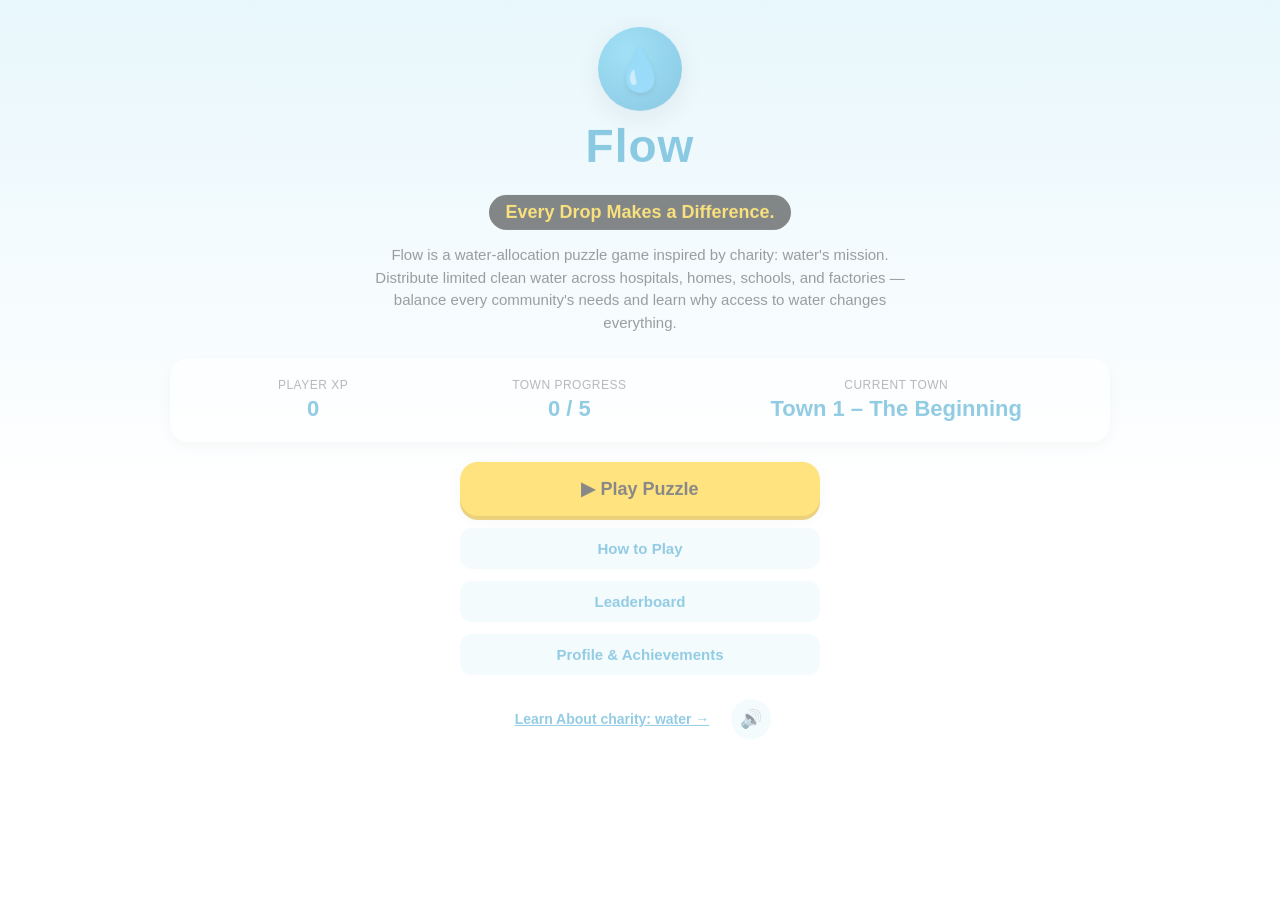
<file: index.html>
<!DOCTYPE html>
<html lang="en">
<head>
<meta charset="UTF-8" />
<meta http-equiv="refresh" content="0; url=flow-game/" />
<title>Flow — redirecting…</title>
</head>
<body>
<p>Redirecting to <a href="flow-game/">Flow</a>…</p>
</body>
</html>
</file>
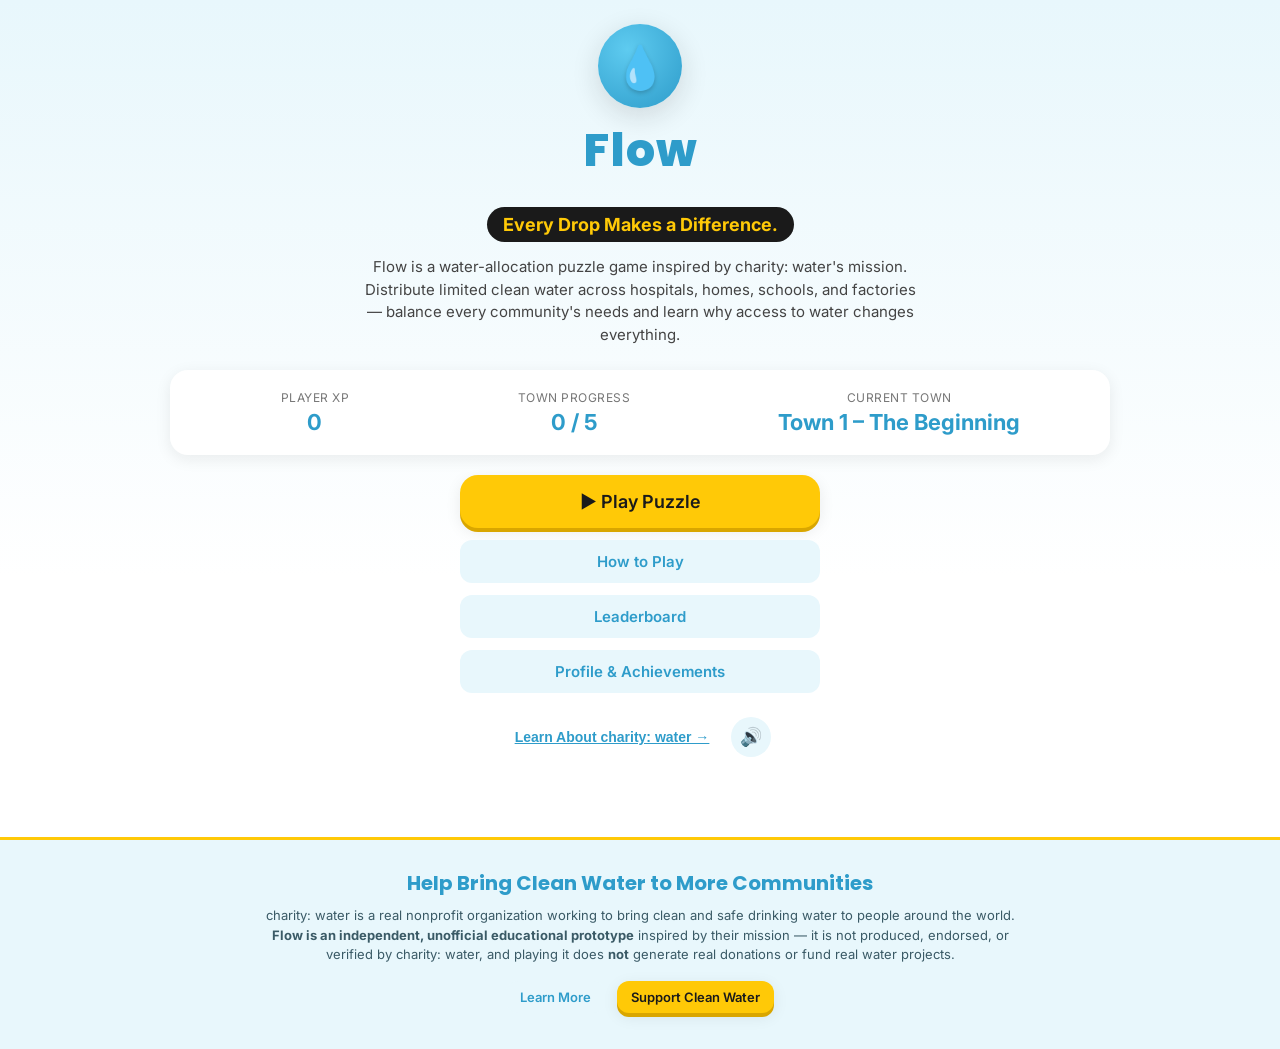
<file: flow-final/index.html>
<!DOCTYPE html>
<html lang="en">
<head>
<meta charset="UTF-8" />
<meta name="viewport" content="width=device-width, initial-scale=1.0, viewport-fit=cover" />
<title>Flow — A charity: water Game Concept</title>
<meta name="description" content="Flow: an educational water-allocation puzzle game inspired by charity: water." />
<link rel="preconnect" href="https://fonts.googleapis.com">
<link rel="preconnect" href="https://fonts.gstatic.com" crossorigin>
<link href="https://fonts.googleapis.com/css2?family=Poppins:wght@600;700;800&family=Inter:wght@400;500;600;700&display=swap" rel="stylesheet">
<link rel="stylesheet" href="style.css" />
</head>
<body>

<!-- Background ambient water animation -->
<div class="bg-water" aria-hidden="true">
  <span class="drop d1">💧</span>
  <span class="drop d2">💧</span>
  <span class="drop d3">💧</span>
  <span class="drop d4">💧</span>
  <span class="drop d5">💧</span>
</div>

<div id="app">

  <!-- ============ HOME SCREEN ============ -->
  <section id="screen-home" class="screen active">
    <div class="home-wrap">
      <header class="home-header">
        <div class="logo-badge" aria-hidden="true">
          <span class="droplet-icon">💧</span>
        </div>
        <h1 class="logo-title">Flow</h1>
        <p class="tagline">Every Drop Makes a Difference.</p>
        <p class="home-desc">
          Flow is a water-allocation puzzle game inspired by charity: water's mission.
          Distribute limited clean water across hospitals, homes, schools, and factories —
          balance every community's needs and learn why access to water changes everything.
        </p>
      </header>

      <div class="home-stats card">
        <div class="stat">
          <span class="stat-label">Player XP</span>
          <span class="stat-value" id="home-xp">0</span>
        </div>
        <div class="stat">
          <span class="stat-label">Town Progress</span>
          <span class="stat-value" id="home-town-progress">0 / 5</span>
        </div>
        <div class="stat">
          <span class="stat-label">Current Town</span>
          <span class="stat-value" id="home-town-name">The Beginning</span>
        </div>
      </div>

      <div class="home-actions">
        <button id="btn-play" class="btn btn-primary btn-lg">▶ Play Puzzle</button>
        <button id="btn-howto" class="btn btn-secondary">How to Play</button>
        <button id="btn-leaderboard" class="btn btn-secondary">Leaderboard</button>
        <button id="btn-profile" class="btn btn-secondary">Profile &amp; Achievements</button>
      </div>

      <div class="home-footer">
        <button id="btn-learn" class="link-btn">Learn About charity: water →</button>
        <button id="btn-sound" class="icon-toggle" aria-pressed="true" title="Toggle sound">🔊</button>
      </div>
    </div>
  </section>

  <!-- ============ HOW TO PLAY ============ -->
  <section id="screen-tutorial" class="screen">
    <div class="panel-wrap">
      <h2 class="screen-title">How to Play</h2>
      <ol class="tutorial-steps">
        <li>
          <span class="step-num">1</span>
          <div><strong>Limited supply.</strong> Each town has a limited amount of clean water available.</div>
        </li>
        <li>
          <span class="step-num">2</span>
          <div><strong>Every building needs water.</strong> Hospitals, homes, schools, and factories each have a required demand.</div>
        </li>
        <li>
          <span class="step-num">3</span>
          <div><strong>Allocate it.</strong> Use the sliders or the +/- buttons to send water to each building.</div>
        </li>
        <li>
          <span class="step-num">4</span>
          <div><strong>Satisfy as many as you can.</strong> A building is "fully satisfied" only when it gets at least its full demand.</div>
        </li>
        <li>
          <span class="step-num">5</span>
          <div><strong>Submit.</strong> Submit your distribution to calculate your efficiency score.</div>
        </li>
        <li>
          <span class="step-num">6</span>
          <div><strong>Earn XP &amp; unlock more.</strong> Earn XP based on your result and unlock new puzzles and towns.</div>
        </li>
      </ol>
      <div class="tutorial-actions">
        <button id="btn-tutorial-play" class="btn btn-primary btn-lg">Start Playing</button>
        <button id="btn-tutorial-back" class="btn btn-secondary">Back to Home</button>
      </div>
    </div>
  </section>

  <!-- ============ DIFFICULTY SELECT ============ -->
  <section id="screen-difficulty" class="screen">
    <div class="panel-wrap">
      <h2 class="screen-title">Choose Your Difficulty</h2>
      <p class="difficulty-sub">
        Pick how challenging this round will be. You can change it anytime from the puzzle screen —
        your choice never blocks you from clearing a puzzle.
      </p>
      <div class="difficulty-grid" id="difficulty-grid"><!-- cards injected by JS --></div>
      <div class="tutorial-actions">
        <button id="btn-difficulty-confirm" class="btn btn-primary btn-lg">Start Puzzle →</button>
        <button id="btn-difficulty-back" class="btn btn-secondary">Back to Home</button>
      </div>
    </div>
  </section>

  <!-- ============ MAIN PUZZLE SCREEN ============ -->
  <section id="screen-puzzle" class="screen">
    <div class="puzzle-wrap">

      <div class="puzzle-topbar card">
        <button id="btn-puzzle-home" class="btn btn-ghost btn-sm">← Home</button>
        <div class="topbar-info">
          <div class="topbar-title" id="puzzle-title">Town 1 – Puzzle 1</div>
          <div class="topbar-sub" id="puzzle-subtitle"></div>
        </div>
        <div class="topbar-stats">
          <div class="mini-stat"><span class="mini-label">XP</span><span class="mini-value" id="puzzle-xp">0</span></div>
          <div class="mini-stat"><span class="mini-label">Efficiency</span><span class="mini-value" id="puzzle-efficiency-preview">0%</span></div>
          <div class="mini-stat hidden" id="puzzle-timer-wrap"><span class="mini-label">Time Left</span><span class="mini-value" id="puzzle-timer">90s</span></div>
        </div>
        <button id="btn-change-difficulty" class="btn btn-ghost btn-sm" title="Change difficulty">🎚 <span id="puzzle-difficulty-label">Normal</span></button>
        <button id="btn-puzzle-sound" class="icon-toggle" aria-pressed="true" title="Toggle sound">🔊</button>
      </div>

      <div id="leakage-banner" class="leakage-banner hidden">
        ⚠️ <strong>Pipe Leakage!</strong>
        <span id="leakage-text"></span>
      </div>

      <div class="water-supply-bar card">
        <div class="supply-row">
          <span>Total Water Available</span>
          <strong id="supply-total">0 L</strong>
        </div>
        <div class="supply-row">
          <span>Total Water Demand</span>
          <strong id="supply-demand">0 L</strong>
        </div>
        <div class="supply-row remaining-row">
          <span>Water Remaining to Allocate</span>
          <strong id="supply-remaining">0 L</strong>
        </div>
        <div class="remaining-track"><div class="remaining-fill" id="remaining-fill"></div></div>
        <div class="best-possible-note hidden" id="best-possible-note"></div>
      </div>

      <div class="town-grid" id="town-grid">
        <!-- building cards injected by JS -->
      </div>

      <div class="puzzle-footer">
        <button id="btn-reset-allocation" class="btn btn-secondary">↺ Reset Allocation</button>
        <button id="btn-submit" class="btn btn-primary btn-lg">Submit Distribution</button>
      </div>
    </div>
  </section>

  <!-- ============ LEADERBOARD ============ -->
  <section id="screen-leaderboard" class="screen">
    <div class="panel-wrap">
      <h2 class="screen-title">Leaderboard</h2>
      <p class="leaderboard-note">📍 Local / demo leaderboard — stored on this device only. Not synced across devices.</p>

      <div class="name-edit card">
        <label for="player-name-input">Your display name</label>
        <div class="name-edit-row">
          <input type="text" id="player-name-input" maxlength="18" placeholder="Enter your name" />
          <button id="btn-save-name" class="btn btn-secondary btn-sm">Save</button>
        </div>
      </div>

      <table class="leaderboard-table" id="leaderboard-table">
        <thead>
          <tr><th>Rank</th><th>Player</th><th>XP</th><th>Town</th><th>Puzzles Completed</th></tr>
        </thead>
        <tbody id="leaderboard-body"></tbody>
      </table>

      <button id="btn-leaderboard-back" class="btn btn-secondary">Back to Home</button>
    </div>
  </section>

  <!-- ============ RESULTS OVERLAY ============ -->
  <div id="overlay-results" class="overlay hidden">
    <div class="overlay-card results-card">
      <div class="result-icon" id="result-icon">✅</div>
      <h2 class="result-title" id="result-title">Success!</h2>
      <p class="result-message" id="result-message"></p>

      <div class="result-efficiency">
        <div class="eff-ring-wrap">
          <div class="eff-ring" id="eff-ring">
            <span id="eff-ring-value">0%</span>
          </div>
        </div>
        <div class="result-zones" id="result-zones"></div>
      </div>

      <div class="result-summary-counts" id="result-summary-counts"></div>

      <div class="xp-award">
        <span>XP Earned</span>
        <span class="xp-award-value" id="xp-award-value">+0</span>
      </div>
      <div class="xp-note" id="xp-note"></div>
      <div class="xp-total-row">Total XP: <strong id="result-total-xp">0</strong></div>

      <div class="fact-box" id="result-fact"></div>

      <div class="result-actions">
        <button id="btn-retry" class="btn btn-secondary">↺ Retry Puzzle</button>
        <button id="btn-continue" class="btn btn-primary">Continue →</button>
        <button id="btn-result-home" class="btn btn-ghost">Back to Home</button>
      </div>
    </div>
  </div>

  <!-- ============ TOWN COMPLETE OVERLAY ============ -->
  <div id="overlay-town-complete" class="overlay hidden">
    <div class="overlay-card town-complete-card">
      <div class="town-complete-icon">🏆</div>
      <h2>Town Complete!</h2>
      <p id="town-complete-impact" class="impact-text"></p>
      <div class="town-complete-stats">
        <div><span id="town-complete-xp">0</span><small>Total XP Earned</small></div>
        <div><span id="town-complete-puzzles">5</span><small>Puzzles Completed</small></div>
      </div>
      <p class="impact-disclaimer">Impact figures are illustrative simulated estimates for this prototype, not verified real-world outcomes.</p>
      <div class="result-actions">
        <button id="btn-next-town" class="btn btn-primary">Next Town →</button>
        <button id="btn-learn-more-town" class="btn btn-secondary">Learn More</button>
        <button id="btn-town-complete-home" class="btn btn-ghost">Back to Home</button>
      </div>
    </div>
  </div>

  <!-- ============ LEARN MORE OVERLAY ============ -->
  <div id="overlay-learn" class="overlay hidden">
    <div class="overlay-card learn-card">
      <button class="overlay-close" data-close="overlay-learn">✕</button>
      <h2>About charity: water</h2>
      <p>
        charity: water is a real nonprofit organization working to bring clean and safe drinking water
        to people around the world. Access to clean water affects health, education, and economic
        opportunity for entire communities.
      </p>
      <p>
        <strong>Flow is an independent, unofficial educational prototype</strong> created to raise awareness
        of water-access issues. It is not produced, endorsed, or verified by charity: water, and gameplay
        does not generate real donations or fund real projects.
      </p>
      <p>
        To learn more or support real water projects, visit the official site:
      </p>
      <a href="https://www.charitywater.org/" target="_blank" rel="noopener noreferrer" class="btn btn-primary">
        Visit charitywater.org →
      </a>
    </div>
  </div>

  <!-- ============ PROFILE / ACHIEVEMENTS OVERLAY ============ -->
  <div id="overlay-profile" class="overlay hidden">
    <div class="overlay-card profile-card">
      <button class="overlay-close" data-close="overlay-profile">✕</button>
      <h2>Player Profile</h2>
      <div class="profile-stats" id="profile-stats"></div>

      <h3>Achievements</h3>
      <div class="achievements-grid" id="achievements-grid"></div>

      <h3>Milestones</h3>
      <div class="milestones-panel" id="milestones-panel"></div>

      <div class="profile-settings">
        <button id="btn-toggle-sound-profile" class="btn btn-secondary btn-sm">Sound: On</button>
        <button id="btn-reset-game" class="btn btn-danger btn-sm">Reset Game Progress</button>
      </div>
    </div>
  </div>

  <!-- Reset confirmation -->
  <div id="overlay-confirm-reset" class="overlay hidden">
    <div class="overlay-card confirm-card">
      <h2>Reset all progress?</h2>
      <p>This will permanently erase your XP, puzzle progress, achievements, and leaderboard score on this device. This cannot be undone.</p>
      <div class="result-actions">
        <button id="btn-confirm-reset" class="btn btn-danger">Yes, Reset Everything</button>
        <button id="btn-cancel-reset" class="btn btn-secondary">Cancel</button>
      </div>
    </div>
  </div>

  <!-- XP toast popup -->
  <div id="xp-toast" class="xp-toast hidden">+0 XP</div>

  <!-- Milestone toast popup -->
  <div id="milestone-toast" class="xp-toast milestone-toast hidden"></div>

  <!-- Confetti layer -->
  <div id="confetti-layer" class="confetti-layer" aria-hidden="true"></div>

  <!-- ============ CHARITY: WATER FOOTER (persistent) ============ -->
  <footer class="site-footer" id="site-footer">
    <div class="footer-inner">
      <h3 class="footer-heading">Help Bring Clean Water to More Communities</h3>
      <p class="footer-desc">
        charity: water is a real nonprofit organization working to bring clean and safe drinking water to people
        around the world. <strong>Flow is an independent, unofficial educational prototype</strong> inspired by their
        mission — it is not produced, endorsed, or verified by charity: water, and playing it does
        <strong>not</strong> generate real donations or fund real water projects.
      </p>
      <div class="footer-links">
        <a href="https://www.charitywater.org/" target="_blank" rel="noopener noreferrer" class="btn btn-secondary btn-sm">Learn More</a>
        <a href="https://www.charitywater.org/donate" target="_blank" rel="noopener noreferrer" class="btn btn-primary btn-sm">Support Clean Water</a>
      </div>
    </div>
  </footer>

</div>

<script src="script.js"></script>
</body>
</html>
</file>
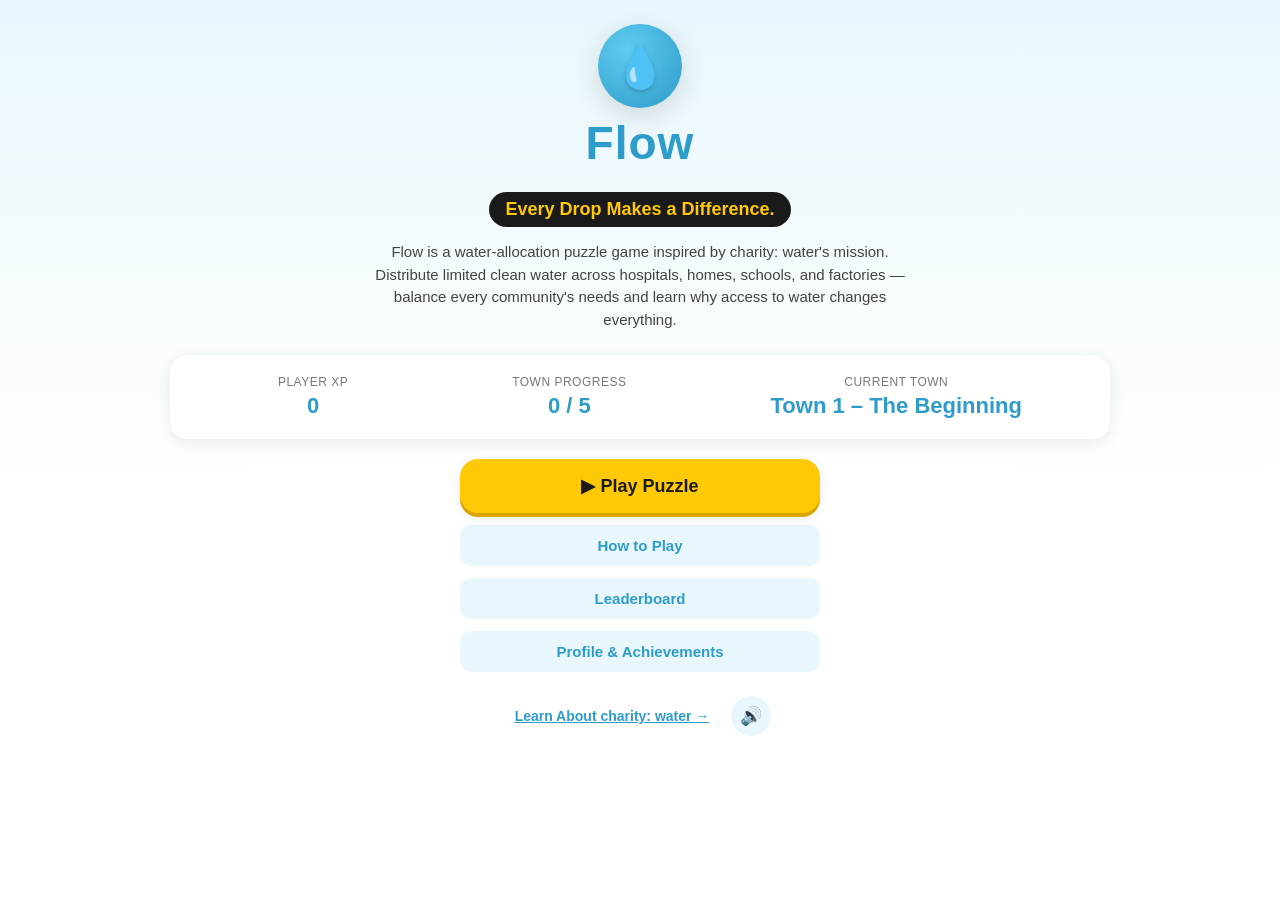
<file: flow-game/index.html>
<!DOCTYPE html>
<html lang="en">
<head>
<meta charset="UTF-8" />
<meta name="viewport" content="width=device-width, initial-scale=1.0, viewport-fit=cover" />
<title>Flow — A charity: water Game Concept</title>
<meta name="description" content="Flow: an educational water-allocation puzzle game inspired by charity: water." />
<link rel="stylesheet" href="style.css" />
</head>
<body>

<!-- Background ambient water animation -->
<div class="bg-water" aria-hidden="true">
  <span class="drop d1">💧</span>
  <span class="drop d2">💧</span>
  <span class="drop d3">💧</span>
  <span class="drop d4">💧</span>
  <span class="drop d5">💧</span>
</div>

<div id="app">

  <!-- ============ HOME SCREEN ============ -->
  <section id="screen-home" class="screen active">
    <div class="home-wrap">
      <header class="home-header">
        <div class="logo-badge" aria-hidden="true">
          <span class="droplet-icon">💧</span>
        </div>
        <h1 class="logo-title">Flow</h1>
        <p class="tagline">Every Drop Makes a Difference.</p>
        <p class="home-desc">
          Flow is a water-allocation puzzle game inspired by charity: water's mission.
          Distribute limited clean water across hospitals, homes, schools, and factories —
          balance every community's needs and learn why access to water changes everything.
        </p>
      </header>

      <div class="home-stats card">
        <div class="stat">
          <span class="stat-label">Player XP</span>
          <span class="stat-value" id="home-xp">0</span>
        </div>
        <div class="stat">
          <span class="stat-label">Town Progress</span>
          <span class="stat-value" id="home-town-progress">0 / 5</span>
        </div>
        <div class="stat">
          <span class="stat-label">Current Town</span>
          <span class="stat-value" id="home-town-name">The Beginning</span>
        </div>
      </div>

      <div class="home-actions">
        <button id="btn-play" class="btn btn-primary btn-lg">▶ Play Puzzle</button>
        <button id="btn-howto" class="btn btn-secondary">How to Play</button>
        <button id="btn-leaderboard" class="btn btn-secondary">Leaderboard</button>
        <button id="btn-profile" class="btn btn-secondary">Profile &amp; Achievements</button>
      </div>

      <div class="home-footer">
        <button id="btn-learn" class="link-btn">Learn About charity: water →</button>
        <button id="btn-sound" class="icon-toggle" aria-pressed="true" title="Toggle sound">🔊</button>
      </div>
    </div>
  </section>

  <!-- ============ HOW TO PLAY ============ -->
  <section id="screen-tutorial" class="screen">
    <div class="panel-wrap">
      <h2 class="screen-title">How to Play</h2>
      <ol class="tutorial-steps">
        <li>
          <span class="step-num">1</span>
          <div><strong>Limited supply.</strong> Each town has a limited amount of clean water available.</div>
        </li>
        <li>
          <span class="step-num">2</span>
          <div><strong>Every building needs water.</strong> Hospitals, homes, schools, and factories each have a required demand.</div>
        </li>
        <li>
          <span class="step-num">3</span>
          <div><strong>Allocate it.</strong> Use the sliders or the +/- buttons to send water to each building.</div>
        </li>
        <li>
          <span class="step-num">4</span>
          <div><strong>Satisfy as many as you can.</strong> A building is "fully satisfied" only when it gets at least its full demand.</div>
        </li>
        <li>
          <span class="step-num">5</span>
          <div><strong>Submit.</strong> Submit your distribution to calculate your efficiency score.</div>
        </li>
        <li>
          <span class="step-num">6</span>
          <div><strong>Earn XP &amp; unlock more.</strong> Earn XP based on your result and unlock new puzzles and towns.</div>
        </li>
      </ol>
      <div class="tutorial-actions">
        <button id="btn-tutorial-play" class="btn btn-primary btn-lg">Start Playing</button>
        <button id="btn-tutorial-back" class="btn btn-secondary">Back to Home</button>
      </div>
    </div>
  </section>

  <!-- ============ MAIN PUZZLE SCREEN ============ -->
  <section id="screen-puzzle" class="screen">
    <div class="puzzle-wrap">

      <div class="puzzle-topbar card">
        <button id="btn-puzzle-home" class="btn btn-ghost btn-sm">← Home</button>
        <div class="topbar-info">
          <div class="topbar-title" id="puzzle-title">Town 1 – Puzzle 1</div>
          <div class="topbar-sub" id="puzzle-subtitle"></div>
        </div>
        <div class="topbar-stats">
          <div class="mini-stat"><span class="mini-label">XP</span><span class="mini-value" id="puzzle-xp">0</span></div>
          <div class="mini-stat"><span class="mini-label">Efficiency</span><span class="mini-value" id="puzzle-efficiency-preview">0%</span></div>
        </div>
        <button id="btn-puzzle-sound" class="icon-toggle" aria-pressed="true" title="Toggle sound">🔊</button>
      </div>

      <div id="leakage-banner" class="leakage-banner hidden">
        ⚠️ <strong>Pipe Leakage!</strong>
        <span id="leakage-text"></span>
      </div>

      <div class="water-supply-bar card">
        <div class="supply-row">
          <span>Total Water Available</span>
          <strong id="supply-total">0 L</strong>
        </div>
        <div class="supply-row">
          <span>Total Water Demand</span>
          <strong id="supply-demand">0 L</strong>
        </div>
        <div class="supply-row remaining-row">
          <span>Water Remaining to Allocate</span>
          <strong id="supply-remaining">0 L</strong>
        </div>
        <div class="remaining-track"><div class="remaining-fill" id="remaining-fill"></div></div>
        <div class="best-possible-note hidden" id="best-possible-note"></div>
      </div>

      <div class="town-grid" id="town-grid">
        <!-- building cards injected by JS -->
      </div>

      <div class="puzzle-footer">
        <button id="btn-reset-allocation" class="btn btn-secondary">↺ Reset Allocation</button>
        <button id="btn-submit" class="btn btn-primary btn-lg">Submit Distribution</button>
      </div>
    </div>
  </section>

  <!-- ============ LEADERBOARD ============ -->
  <section id="screen-leaderboard" class="screen">
    <div class="panel-wrap">
      <h2 class="screen-title">Leaderboard</h2>
      <p class="leaderboard-note">📍 Local / demo leaderboard — stored on this device only. Not synced across devices.</p>

      <div class="name-edit card">
        <label for="player-name-input">Your display name</label>
        <div class="name-edit-row">
          <input type="text" id="player-name-input" maxlength="18" placeholder="Enter your name" />
          <button id="btn-save-name" class="btn btn-secondary btn-sm">Save</button>
        </div>
      </div>

      <table class="leaderboard-table" id="leaderboard-table">
        <thead>
          <tr><th>Rank</th><th>Player</th><th>XP</th><th>Town</th><th>Puzzles Completed</th></tr>
        </thead>
        <tbody id="leaderboard-body"></tbody>
      </table>

      <button id="btn-leaderboard-back" class="btn btn-secondary">Back to Home</button>
    </div>
  </section>

  <!-- ============ RESULTS OVERLAY ============ -->
  <div id="overlay-results" class="overlay hidden">
    <div class="overlay-card results-card">
      <div class="result-icon" id="result-icon">✅</div>
      <h2 class="result-title" id="result-title">Success!</h2>
      <p class="result-message" id="result-message"></p>

      <div class="result-efficiency">
        <div class="eff-ring-wrap">
          <div class="eff-ring" id="eff-ring">
            <span id="eff-ring-value">0%</span>
          </div>
        </div>
        <div class="result-zones" id="result-zones"></div>
      </div>

      <div class="xp-award">
        <span>XP Earned</span>
        <span class="xp-award-value" id="xp-award-value">+0</span>
      </div>
      <div class="xp-note" id="xp-note"></div>

      <div class="fact-box" id="result-fact"></div>

      <div class="result-actions">
        <button id="btn-retry" class="btn btn-secondary">↺ Retry Puzzle</button>
        <button id="btn-continue" class="btn btn-primary">Continue →</button>
        <button id="btn-result-home" class="btn btn-ghost">Back to Home</button>
      </div>
    </div>
  </div>

  <!-- ============ TOWN COMPLETE OVERLAY ============ -->
  <div id="overlay-town-complete" class="overlay hidden">
    <div class="overlay-card town-complete-card">
      <div class="town-complete-icon">🏆</div>
      <h2>Town Complete!</h2>
      <p id="town-complete-impact" class="impact-text"></p>
      <div class="town-complete-stats">
        <div><span id="town-complete-xp">0</span><small>Total XP Earned</small></div>
        <div><span id="town-complete-puzzles">5</span><small>Puzzles Completed</small></div>
      </div>
      <p class="impact-disclaimer">Impact figures are illustrative simulated estimates for this prototype, not verified real-world outcomes.</p>
      <div class="result-actions">
        <button id="btn-next-town" class="btn btn-primary">Next Town →</button>
        <button id="btn-learn-more-town" class="btn btn-secondary">Learn More</button>
        <button id="btn-town-complete-home" class="btn btn-ghost">Back to Home</button>
      </div>
    </div>
  </div>

  <!-- ============ LEARN MORE OVERLAY ============ -->
  <div id="overlay-learn" class="overlay hidden">
    <div class="overlay-card learn-card">
      <button class="overlay-close" data-close="overlay-learn">✕</button>
      <h2>About charity: water</h2>
      <p>
        charity: water is a real nonprofit organization working to bring clean and safe drinking water
        to people around the world. Access to clean water affects health, education, and economic
        opportunity for entire communities.
      </p>
      <p>
        <strong>Flow is an independent, unofficial educational prototype</strong> created to raise awareness
        of water-access issues. It is not produced, endorsed, or verified by charity: water, and gameplay
        does not generate real donations or fund real projects.
      </p>
      <p>
        To learn more or support real water projects, visit the official site:
      </p>
      <a href="https://www.charitywater.org/" target="_blank" rel="noopener noreferrer" class="btn btn-primary">
        Visit charitywater.org →
      </a>
    </div>
  </div>

  <!-- ============ PROFILE / ACHIEVEMENTS OVERLAY ============ -->
  <div id="overlay-profile" class="overlay hidden">
    <div class="overlay-card profile-card">
      <button class="overlay-close" data-close="overlay-profile">✕</button>
      <h2>Player Profile</h2>
      <div class="profile-stats" id="profile-stats"></div>

      <h3>Achievements</h3>
      <div class="achievements-grid" id="achievements-grid"></div>

      <div class="profile-settings">
        <button id="btn-toggle-sound-profile" class="btn btn-secondary btn-sm">Sound: On</button>
        <button id="btn-reset-game" class="btn btn-danger btn-sm">Reset Game Progress</button>
      </div>
    </div>
  </div>

  <!-- Reset confirmation -->
  <div id="overlay-confirm-reset" class="overlay hidden">
    <div class="overlay-card confirm-card">
      <h2>Reset all progress?</h2>
      <p>This will permanently erase your XP, puzzle progress, achievements, and leaderboard score on this device. This cannot be undone.</p>
      <div class="result-actions">
        <button id="btn-confirm-reset" class="btn btn-danger">Yes, Reset Everything</button>
        <button id="btn-cancel-reset" class="btn btn-secondary">Cancel</button>
      </div>
    </div>
  </div>

  <!-- XP toast popup -->
  <div id="xp-toast" class="xp-toast hidden">+0 XP</div>

  <!-- Confetti layer -->
  <div id="confetti-layer" class="confetti-layer" aria-hidden="true"></div>

</div>

<script src="script.js"></script>
</body>
</html>
</file>
<file: flow-final/style.css>
/* =========================================================
   FLOW — charity: water inspired puzzle game
   Stylesheet
   ========================================================= */

:root {
  --yellow: #FFC907;
  --charcoal: #1A1A1A;
  --blue: #2E9CCA;
  --light-blue: #E8F7FC;
  --white: #FFFFFF;
  --success: #35A853;
  --warning: #F4A340;
  --error: #D94B4B;

  --radius-lg: 18px;
  --radius-md: 12px;
  --radius-sm: 8px;
  --shadow-card: 0 4px 16px rgba(26, 26, 26, 0.08);
  --shadow-lift: 0 8px 28px rgba(26, 26, 26, 0.14);
  --transition: 180ms ease;

  --font-heading: "Poppins", "Segoe UI", -apple-system, BlinkMacSystemFont, "Helvetica Neue", Arial, sans-serif;
  --font-body: "Inter", "Segoe UI", -apple-system, BlinkMacSystemFont, "Helvetica Neue", Arial, sans-serif;
}

* { box-sizing: border-box; }

html, body {
  margin: 0;
  padding: 0;
  font-family: var(--font-body);
  background: linear-gradient(180deg, var(--light-blue) 0%, #ffffff 55%);
  color: var(--charcoal);
  min-height: 100vh;
  overflow-x: hidden;
}

h1, h2, h3,
.logo-title, .screen-title, .topbar-title, .result-title,
.building-name, .footer-heading, .town-complete-card h2,
.learn-card h2, .profile-card h2, .confirm-card h2 {
  font-family: var(--font-heading);
}

#app {
  position: relative;
  z-index: 2;
  min-height: 100vh;
}

h1, h2, h3 { margin: 0 0 0.4em 0; }
p { line-height: 1.5; }

/* ---------- Background ambient water ---------- */
.bg-water {
  position: fixed;
  inset: 0;
  z-index: 0;
  overflow: hidden;
  pointer-events: none;
}
.bg-water .drop {
  position: absolute;
  top: -10%;
  font-size: 28px;
  opacity: 0.18;
  animation: fall 14s linear infinite;
}
.d1 { left: 8%;  animation-delay: 0s;  font-size: 22px; }
.d2 { left: 24%; animation-delay: 3s;  font-size: 34px; }
.d3 { left: 48%; animation-delay: 6s;  font-size: 20px; }
.d4 { left: 70%; animation-delay: 1.5s; font-size: 30px; }
.d5 { left: 88%; animation-delay: 8s;  font-size: 24px; }

@keyframes fall {
  0%   { transform: translateY(-10vh) translateX(0); }
  100% { transform: translateY(110vh) translateX(20px); }
}

@media (prefers-reduced-motion: reduce) {
  .bg-water { display: none; }
  * { animation-duration: 0.01ms !important; animation-iteration-count: 1 !important; transition-duration: 0.01ms !important; }
}

/* ---------- Layout wraps ---------- */
.home-wrap, .panel-wrap, .puzzle-wrap {
  max-width: 980px;
  margin: 0 auto;
  padding: 24px 20px 60px;
}

.screen { display: none; }
.screen.active { display: block; animation: fadeIn 220ms ease; }

@keyframes fadeIn {
  from { opacity: 0; transform: translateY(6px); }
  to   { opacity: 1; transform: translateY(0); }
}

/* ---------- Card base ---------- */
.card {
  background: var(--white);
  border-radius: var(--radius-lg);
  box-shadow: var(--shadow-card);
  padding: 20px;
}

/* ---------- Buttons ---------- */
.btn {
  font-family: inherit;
  font-size: 15px;
  font-weight: 600;
  border: none;
  border-radius: var(--radius-md);
  padding: 12px 22px;
  cursor: pointer;
  transition: transform var(--transition), box-shadow var(--transition), background var(--transition);
  touch-action: manipulation;
}
.btn:active { transform: scale(0.97); }
.btn:focus-visible { outline: 3px solid var(--blue); outline-offset: 2px; }

.btn-primary {
  background: var(--yellow);
  color: var(--charcoal);
  box-shadow: 0 4px 0 #d9a600, var(--shadow-card);
}
.btn-primary:hover { box-shadow: 0 5px 10px rgba(255, 201, 7, 0.45); }

.btn-lg { padding: 16px 32px; font-size: 18px; border-radius: var(--radius-lg); }

.btn-secondary {
  background: var(--light-blue);
  color: var(--blue);
}
.btn-secondary:hover { background: #d7f0fa; }

.btn-ghost {
  background: transparent;
  color: var(--charcoal);
  opacity: 0.7;
}
.btn-ghost:hover { opacity: 1; }

.btn-danger {
  background: var(--error);
  color: var(--white);
}

.btn-sm { padding: 8px 14px; font-size: 13px; }

.btn:disabled { opacity: 0.45; cursor: not-allowed; transform: none; }

.link-btn {
  background: none;
  border: none;
  color: var(--blue);
  font-weight: 600;
  cursor: pointer;
  font-size: 14px;
  text-decoration: underline;
}

.icon-toggle {
  background: var(--light-blue);
  border: none;
  border-radius: 50%;
  width: 40px;
  height: 40px;
  font-size: 18px;
  cursor: pointer;
}
.icon-toggle[aria-pressed="false"] { opacity: 0.4; }

/* ========================================================
   HOME SCREEN
   ======================================================== */
.home-header { text-align: center; margin-bottom: 24px; }

.logo-badge {
  width: 84px; height: 84px;
  margin: 0 auto 8px;
  border-radius: 50%;
  background: radial-gradient(circle at 35% 30%, #5ecbf0, var(--blue));
  display: flex; align-items: center; justify-content: center;
  box-shadow: var(--shadow-lift);
  animation: bob 3s ease-in-out infinite;
}
.droplet-icon { font-size: 42px; filter: drop-shadow(0 2px 2px rgba(0,0,0,0.2)); }

@keyframes bob {
  0%, 100% { transform: translateY(0); }
  50% { transform: translateY(-8px); }
}

.logo-title {
  font-size: 46px;
  font-weight: 800;
  color: var(--blue);
  letter-spacing: 1px;
}

.tagline {
  font-size: 18px;
  font-weight: 700;
  color: var(--yellow);
  background: var(--charcoal);
  display: inline-block;
  padding: 4px 16px;
  border-radius: 20px;
  margin: 4px 0 14px;
}

.home-desc {
  max-width: 560px;
  margin: 0 auto;
  color: #444;
  font-size: 15px;
}

.home-stats {
  display: flex;
  justify-content: space-around;
  text-align: center;
  gap: 8px;
  margin-bottom: 20px;
  flex-wrap: wrap;
}
.stat { display: flex; flex-direction: column; gap: 4px; min-width: 110px; }
.stat-label { font-size: 12px; color: #777; text-transform: uppercase; letter-spacing: 0.5px; }
.stat-value { font-size: 22px; font-weight: 700; color: var(--blue); }

.home-actions {
  display: flex;
  flex-direction: column;
  gap: 12px;
  align-items: stretch;
  max-width: 360px;
  margin: 0 auto;
}

.home-footer {
  display: flex;
  justify-content: center;
  align-items: center;
  gap: 16px;
  margin-top: 24px;
}

/* ========================================================
   TUTORIAL
   ======================================================== */
.screen-title { text-align: center; color: var(--blue); font-size: 28px; }

.tutorial-steps {
  list-style: none;
  padding: 0;
  margin: 24px 0;
  display: flex;
  flex-direction: column;
  gap: 14px;
}
.tutorial-steps li {
  display: flex;
  gap: 14px;
  align-items: flex-start;
  background: var(--white);
  border-radius: var(--radius-md);
  box-shadow: var(--shadow-card);
  padding: 14px 16px;
}
.step-num {
  flex-shrink: 0;
  width: 32px; height: 32px;
  border-radius: 50%;
  background: var(--blue);
  color: white;
  display: flex; align-items: center; justify-content: center;
  font-weight: 700;
}
.tutorial-actions {
  display: flex;
  gap: 12px;
  justify-content: center;
  flex-wrap: wrap;
}

/* ========================================================
   PUZZLE SCREEN
   ======================================================== */
.puzzle-topbar {
  display: flex;
  align-items: center;
  gap: 16px;
  flex-wrap: wrap;
  margin-bottom: 16px;
}
.topbar-info { flex: 1; min-width: 160px; }
.topbar-title { font-weight: 800; color: var(--blue); font-size: 18px; }
.topbar-sub { font-size: 12px; color: #777; }
.topbar-stats { display: flex; gap: 18px; }
.mini-stat { display: flex; flex-direction: column; align-items: center; }
.mini-label { font-size: 10px; text-transform: uppercase; color: #999; }
.mini-value { font-weight: 700; color: var(--charcoal); font-size: 16px; }

.leakage-banner {
  background: #fff3e2;
  border: 1px solid var(--warning);
  color: #8a5a10;
  border-radius: var(--radius-md);
  padding: 10px 16px;
  margin-bottom: 16px;
  font-size: 14px;
}
.leakage-banner.hidden { display: none; }
.leakage-banner.leakage-banner-waived { background: #eaf7fd; border-color: var(--blue); color: #1a5a74; }

#puzzle-timer-wrap.hidden { display: none; }
#puzzle-timer-wrap .mini-value { transition: color var(--transition); }
#puzzle-timer-wrap.timer-warning .mini-value {
  color: var(--error);
  animation: timerPulse 1s ease-in-out infinite;
}
@keyframes timerPulse {
  0%, 100% { opacity: 1; }
  50% { opacity: 0.45; }
}

.water-supply-bar { margin-bottom: 18px; }
.supply-row {
  display: flex;
  justify-content: space-between;
  font-size: 14px;
  padding: 4px 0;
}
.remaining-row strong { color: var(--blue); font-size: 17px; }
.remaining-track {
  height: 10px;
  border-radius: 6px;
  background: #eef6fa;
  overflow: hidden;
  margin-top: 8px;
}
.remaining-fill {
  height: 100%;
  background: linear-gradient(90deg, var(--blue), #5ecbf0);
  width: 100%;
  transition: width 220ms ease, background 220ms ease;
}
.best-possible-note {
  margin-top: 10px;
  font-size: 13px;
  color: #8a5a10;
  background: #fff8ec;
  border-radius: var(--radius-sm);
  padding: 8px 10px;
}
.best-possible-note.hidden { display: none; }

.town-grid {
  display: grid;
  grid-template-columns: repeat(2, 1fr);
  gap: 16px;
  margin-bottom: 20px;
}

.building-card {
  background: var(--white);
  border-radius: var(--radius-lg);
  box-shadow: var(--shadow-card);
  padding: 16px;
  border: 2px solid transparent;
  transition: border-color var(--transition), box-shadow var(--transition);
  position: relative;
}
.building-card.state-full { border-color: var(--success); }
.building-card.state-partial { border-color: var(--blue); }
.building-card.state-empty { border-color: var(--error); }

.building-card .critical-tag {
  position: absolute;
  top: -10px;
  right: 12px;
  background: var(--error);
  color: white;
  font-size: 11px;
  font-weight: 700;
  padding: 3px 8px;
  border-radius: 10px;
}

.building-header {
  display: flex;
  align-items: center;
  gap: 10px;
  margin-bottom: 10px;
}
.building-icon-wrap {
  width: 48px; height: 48px;
  border-radius: 50%;
  display: flex; align-items: center; justify-content: center;
  font-size: 26px;
  background: var(--light-blue);
  transition: background var(--transition), filter var(--transition);
}
.building-card.state-full .building-icon-wrap { background: #d9f3e2; filter: brightness(1.08); }
.building-card.state-empty .building-icon-wrap { background: #fbe3e3; }

.building-name { font-weight: 700; font-size: 16px; }
.building-demand { font-size: 12px; color: #777; }

.status-badge {
  margin-left: auto;
  font-size: 11px;
  font-weight: 700;
  padding: 4px 10px;
  border-radius: 12px;
  white-space: nowrap;
}
.state-full .status-badge { background: #d9f3e2; color: var(--success); }
.state-partial .status-badge { background: #dbf0fa; color: var(--blue); }
.state-empty .status-badge { background: #fbe3e3; color: var(--error); }

.building-progress-track {
  height: 14px;
  border-radius: 8px;
  background: #eef2f3;
  overflow: hidden;
  margin: 10px 0 6px;
  position: relative;
}
.building-progress-fill {
  height: 100%;
  border-radius: 8px;
  background: var(--blue);
  width: 0%;
  transition: width 260ms ease, background 260ms ease;
}
.state-full .building-progress-fill { background: var(--success); }
.state-partial .building-progress-fill { background: var(--blue); }
.state-empty .building-progress-fill { background: var(--error); }

/* ---- Interactive water pipe (reservoir -> building) ---- */
.pipe-connector {
  height: 16px;
  border-radius: 8px;
  background: #e4edf0;
  overflow: hidden;
  margin: 2px 0 10px;
  position: relative;
  border: 1px solid #d6e4e8;
}
.pipe-fill {
  height: 100%;
  width: 0%;
  border-radius: 8px;
  background: linear-gradient(90deg, var(--blue), #5ecbf0);
  transition: width 260ms ease, background 260ms ease;
}
.state-full .pipe-fill { background: linear-gradient(90deg, var(--success), #6fd98c); }
.state-empty .pipe-fill { width: 0% !important; }
.pipe-fill.pipe-flowing {
  background-image: linear-gradient(90deg, var(--blue), #5ecbf0),
    repeating-linear-gradient(135deg, rgba(255,255,255,0.35) 0 8px, transparent 8px 16px);
  background-size: 100% 100%, 28px 28px;
  animation: pipeFlow 900ms linear infinite;
}
@keyframes pipeFlow {
  0% { background-position: 0 0, 0 0; }
  100% { background-position: 0 0, 28px 0; }
}
.pipe-label {
  font-size: 10px;
  color: #888;
  text-transform: uppercase;
  letter-spacing: 0.5px;
  margin-bottom: 2px;
  display: block;
}

/* ---- Dynamic water droplet FX ---- */
.water-droplet-fx {
  position: absolute;
  left: 4px;
  top: -2px;
  font-size: 16px;
  pointer-events: none;
  animation: dropletTravel 650ms ease-in forwards;
  z-index: 5;
}
@keyframes dropletTravel {
  0%   { left: 2%; opacity: 0; transform: scale(0.6); }
  15%  { opacity: 1; transform: scale(1); }
  100% { left: 96%; opacity: 0; transform: scale(0.8); }
}

.allocation-readout {
  display: flex;
  justify-content: space-between;
  font-size: 13px;
  margin-bottom: 8px;
  color: #555;
}
.allocation-readout strong { color: var(--charcoal); }

.allocation-controls {
  display: flex;
  align-items: center;
  gap: 8px;
}
.alloc-btn {
  width: 34px; height: 34px;
  border-radius: 50%;
  border: none;
  background: var(--light-blue);
  color: var(--blue);
  font-size: 18px;
  font-weight: 700;
  cursor: pointer;
  flex-shrink: 0;
}
.alloc-btn:active { transform: scale(0.92); }
.alloc-btn:disabled { opacity: 0.35; cursor: not-allowed; }

input[type="range"].alloc-slider {
  flex: 1;
  height: 8px;
  -webkit-appearance: none;
  appearance: none;
  background: #e4edf0;
  border-radius: 6px;
  outline: none;
}
input[type="range"].alloc-slider::-webkit-slider-thumb {
  -webkit-appearance: none;
  width: 24px; height: 24px;
  border-radius: 50%;
  background: var(--blue);
  cursor: pointer;
  border: 3px solid white;
  box-shadow: 0 1px 4px rgba(0,0,0,0.3);
}
input[type="range"].alloc-slider::-moz-range-thumb {
  width: 24px; height: 24px;
  border-radius: 50%;
  background: var(--blue);
  cursor: pointer;
  border: 3px solid white;
}

.puzzle-footer {
  display: flex;
  justify-content: center;
  gap: 14px;
  flex-wrap: wrap;
  margin-top: 8px;
}

/* ========================================================
   OVERLAYS / MODALS
   ======================================================== */
.overlay {
  position: fixed;
  inset: 0;
  background: rgba(26, 26, 26, 0.55);
  display: flex;
  align-items: center;
  justify-content: center;
  z-index: 100;
  padding: 16px;
}
.overlay.hidden { display: none; }

.overlay-card {
  background: var(--white);
  border-radius: var(--radius-lg);
  box-shadow: var(--shadow-lift);
  padding: 28px;
  max-width: 480px;
  width: 100%;
  max-height: 88vh;
  overflow-y: auto;
  text-align: center;
  position: relative;
  animation: popIn 220ms ease;
}
@keyframes popIn {
  from { opacity: 0; transform: scale(0.92) translateY(10px); }
  to   { opacity: 1; transform: scale(1) translateY(0); }
}

.overlay-close {
  position: absolute;
  top: 12px; right: 12px;
  background: var(--light-blue);
  border: none;
  border-radius: 50%;
  width: 32px; height: 32px;
  cursor: pointer;
}

.learn-card, .profile-card { text-align: left; }
.learn-card .btn { display: inline-block; margin-top: 8px; text-decoration: none; }

/* ---- Results overlay ---- */
.result-icon { font-size: 56px; }
.result-title { font-size: 26px; }
.result-message { color: #555; }

.result-efficiency {
  display: flex;
  align-items: center;
  gap: 18px;
  justify-content: center;
  margin: 16px 0;
  flex-wrap: wrap;
}
.eff-ring {
  width: 92px; height: 92px;
  border-radius: 50%;
  background: conic-gradient(var(--blue) 0deg, var(--light-blue) 0deg);
  display: flex; align-items: center; justify-content: center;
  font-weight: 800;
  font-size: 18px;
  transition: background 500ms ease;
}
.eff-ring span { background: white; width: 68px; height: 68px; border-radius: 50%; display: flex; align-items: center; justify-content: center; }

.result-zones { text-align: left; font-size: 13px; display: flex; flex-direction: column; gap: 4px; }
.result-zones .zone-row { display: flex; gap: 6px; align-items: center; }

.xp-award {
  display: flex;
  justify-content: center;
  gap: 8px;
  align-items: baseline;
  font-size: 15px;
  margin: 10px 0 2px;
}
.xp-award-value {
  font-size: 26px;
  font-weight: 800;
  color: var(--success);
  animation: popScale 420ms ease;
}
@keyframes popScale {
  0% { transform: scale(0.4); opacity: 0; }
  60% { transform: scale(1.15); opacity: 1; }
  100% { transform: scale(1); }
}
.xp-note { font-size: 12px; color: #888; margin-bottom: 10px; }

.fact-box {
  background: var(--light-blue);
  border-radius: var(--radius-md);
  padding: 12px 14px;
  font-size: 13px;
  color: #1a5a74;
  text-align: left;
  margin-bottom: 16px;
}

.result-actions {
  display: flex;
  gap: 10px;
  justify-content: center;
  flex-wrap: wrap;
}

/* result state color variants */
.result-success .result-icon { color: var(--success); }
.result-success .result-title { color: var(--success); }
.result-partial .result-icon { color: var(--warning); }
.result-partial .result-title { color: var(--warning); }
.result-failure .result-icon { color: var(--error); }
.result-failure .result-title { color: var(--error); }

/* ---- Town complete ---- */
.town-complete-icon { font-size: 50px; }
.impact-text { font-size: 15px; color: #444; }
.town-complete-stats {
  display: flex;
  justify-content: center;
  gap: 32px;
  margin: 16px 0;
}
.town-complete-stats div { display: flex; flex-direction: column; align-items: center; }
.town-complete-stats span { font-size: 26px; font-weight: 800; color: var(--blue); }
.town-complete-stats small { color: #888; font-size: 11px; text-transform: uppercase; }
.impact-disclaimer { font-size: 11px; color: #999; }

/* ---- Leaderboard ---- */
.leaderboard-note { font-size: 13px; color: #777; text-align: center; }
.name-edit { margin-bottom: 16px; }
.name-edit-row { display: flex; gap: 8px; margin-top: 6px; }
.name-edit-row input {
  flex: 1;
  padding: 10px 12px;
  border-radius: var(--radius-sm);
  border: 1px solid #cfe4ec;
  font-size: 14px;
}
.leaderboard-table {
  width: 100%;
  border-collapse: collapse;
  background: white;
  border-radius: var(--radius-md);
  overflow: hidden;
  box-shadow: var(--shadow-card);
  margin-bottom: 20px;
}
.leaderboard-table th, .leaderboard-table td {
  padding: 10px 12px;
  text-align: left;
  font-size: 13px;
  border-bottom: 1px solid #f0f0f0;
}
.leaderboard-table th { background: var(--light-blue); color: var(--blue); }
.leaderboard-table tr.me { background: #fff8e0; font-weight: 700; }

/* ---- Confirm reset ---- */
.confirm-card p { font-size: 14px; color: #555; }

/* ---- Profile / Achievements ---- */
.profile-stats {
  display: grid;
  grid-template-columns: repeat(2, 1fr);
  gap: 10px;
  margin: 14px 0 18px;
}
.profile-stats .pstat {
  background: var(--light-blue);
  border-radius: var(--radius-sm);
  padding: 10px;
  text-align: center;
}
.profile-stats .pstat strong { display: block; font-size: 18px; color: var(--blue); }
.profile-stats .pstat span { font-size: 11px; color: #777; }

.achievements-grid {
  display: grid;
  grid-template-columns: repeat(2, 1fr);
  gap: 10px;
  margin-bottom: 18px;
}
.achievement {
  border-radius: var(--radius-sm);
  padding: 10px;
  text-align: center;
  background: #f4f4f4;
  opacity: 0.5;
  font-size: 12px;
}
.achievement.unlocked {
  background: #fff6da;
  opacity: 1;
  box-shadow: 0 0 0 2px var(--yellow) inset;
}
.achievement .ach-icon { font-size: 22px; display: block; margin-bottom: 4px; }

.profile-settings {
  display: flex;
  justify-content: space-between;
  gap: 10px;
  flex-wrap: wrap;
}

/* ---- XP Toast ---- */
.xp-toast {
  position: fixed;
  top: 24px;
  left: 50%;
  transform: translateX(-50%);
  background: var(--success);
  color: white;
  font-weight: 700;
  padding: 10px 20px;
  border-radius: 20px;
  box-shadow: var(--shadow-lift);
  z-index: 200;
  animation: toastIn 2.4s ease forwards;
}
.xp-toast.hidden { display: none; }
@keyframes toastIn {
  0%   { opacity: 0; transform: translate(-50%, -12px); }
  10%  { opacity: 1; transform: translate(-50%, 0); }
  85%  { opacity: 1; }
  100% { opacity: 0; transform: translate(-50%, -8px); }
}

/* ---- Confetti ---- */
.confetti-layer {
  position: fixed;
  inset: 0;
  pointer-events: none;
  z-index: 300;
  overflow: hidden;
}
.confetti-piece {
  position: absolute;
  top: -5%;
  font-size: 20px;
  animation: confettiFall 1.8s ease-in forwards;
}
@keyframes confettiFall {
  0%   { transform: translateY(0) rotate(0deg); opacity: 1; }
  100% { transform: translateY(100vh) rotate(360deg); opacity: 0; }
}

/* ========================================================
   DIFFICULTY SELECT
   ======================================================== */
.difficulty-sub { text-align: center; color: #666; font-size: 14px; max-width: 520px; margin: 0 auto 20px; }

.difficulty-grid {
  display: grid;
  grid-template-columns: repeat(3, 1fr);
  gap: 16px;
  margin-bottom: 22px;
}
.difficulty-card {
  background: var(--white);
  border-radius: var(--radius-lg);
  box-shadow: var(--shadow-card);
  padding: 18px;
  border: 3px solid transparent;
  cursor: pointer;
  transition: border-color var(--transition), transform var(--transition), box-shadow var(--transition);
  text-align: center;
}
.difficulty-card:hover { transform: translateY(-3px); box-shadow: var(--shadow-lift); }
.difficulty-card.selected { border-color: var(--blue); background: var(--light-blue); }
.difficulty-card .diff-icon { font-size: 34px; display: block; margin-bottom: 6px; }
.difficulty-card .diff-name { font-weight: 800; font-size: 17px; margin-bottom: 6px; color: var(--charcoal); }
.difficulty-card .diff-desc { font-size: 13px; color: #555; margin-bottom: 10px; }
.difficulty-card .diff-rules { list-style: none; padding: 0; margin: 0; font-size: 12px; color: #777; text-align: left; }
.difficulty-card .diff-rules li { padding: 2px 0; }
.difficulty-card:focus-visible { outline: 3px solid var(--blue); outline-offset: 2px; }

/* ========================================================
   MILESTONES PANEL
   ======================================================== */
.milestones-panel { margin-bottom: 18px; }
.milestone-progress { margin-bottom: 12px; }
.milestone-progress-label { font-size: 13px; color: #555; margin-bottom: 6px; font-weight: 600; }
.milestone-progress-track {
  height: 12px;
  border-radius: 7px;
  background: #eef2f3;
  overflow: hidden;
}
.milestone-progress-fill {
  height: 100%;
  background: linear-gradient(90deg, var(--yellow), var(--blue));
  transition: width 400ms ease;
}
.milestone-list { display: flex; flex-direction: column; gap: 8px; }
.milestone-item {
  display: flex;
  align-items: center;
  gap: 10px;
  background: #f6fafb;
  border-radius: var(--radius-sm);
  padding: 8px 10px;
  opacity: 0.55;
}
.milestone-item.unlocked { opacity: 1; background: #fff6da; box-shadow: 0 0 0 2px var(--yellow) inset; }
.milestone-item .milestone-icon { font-size: 22px; }
.milestone-item div { flex: 1; display: flex; flex-direction: column; }
.milestone-item strong { font-size: 13px; }
.milestone-item span:not(.milestone-check):not(.milestone-lock) { font-size: 11px; color: #888; }
.milestone-check { color: var(--success); font-weight: 800; }
.milestone-lock { opacity: 0.5; }

.milestone-toast { background: var(--blue) !important; }

/* ========================================================
   RESULT SUMMARY EXTRAS
   ======================================================== */
.result-summary-counts {
  font-size: 13px;
  font-weight: 600;
  color: var(--blue);
  background: var(--light-blue);
  border-radius: var(--radius-sm);
  padding: 6px 10px;
  margin: 2px 0 10px;
}
.xp-total-row { font-size: 13px; color: #666; margin-bottom: 10px; }
.xp-total-row strong { color: var(--charcoal); }

/* ========================================================
   CHARITY: WATER FOOTER
   ======================================================== */
.site-footer {
  position: relative;
  z-index: 2;
  background: var(--light-blue);
  border-top: 3px solid var(--yellow);
  padding: 28px 20px 36px;
  margin-top: 20px;
}
.footer-inner { max-width: 760px; margin: 0 auto; text-align: center; }
.footer-heading { color: var(--blue); font-size: 20px; }
.footer-desc { font-size: 13px; color: #3a5a66; margin: 8px 0 16px; }
.footer-links { display: flex; gap: 12px; justify-content: center; flex-wrap: wrap; }
.footer-links .btn { text-decoration: none; display: inline-block; }

/* ========================================================
   RESPONSIVE
   ======================================================== */
@media (max-width: 860px) {
  .town-grid { grid-template-columns: 1fr; }
}

@media (max-width: 600px) {
  .home-wrap, .panel-wrap, .puzzle-wrap { padding: 16px 12px 48px; }
  .logo-title { font-size: 36px; }
  .puzzle-topbar { flex-direction: column; align-items: stretch; text-align: center; }
  .topbar-stats { justify-content: center; }
  .puzzle-footer { flex-direction: column; }
  .puzzle-footer .btn { width: 100%; }
  .result-actions { flex-direction: column; }
  .result-actions .btn { width: 100%; }
  .profile-stats, .achievements-grid { grid-template-columns: 1fr 1fr; }
  .overlay-card { padding: 20px; }
  .difficulty-grid { grid-template-columns: 1fr; }
  .footer-links { flex-direction: column; align-items: stretch; }
  .footer-links .btn { width: 100%; }
}

@media (min-width: 1200px) {
  .town-grid { grid-template-columns: repeat(4, 1fr); }
}
</file>
<file: flow-game/style.css>
/* =========================================================
   FLOW — charity: water inspired puzzle game
   Stylesheet
   ========================================================= */

:root {
  --yellow: #FFC907;
  --charcoal: #1A1A1A;
  --blue: #2E9CCA;
  --light-blue: #E8F7FC;
  --white: #FFFFFF;
  --success: #35A853;
  --warning: #F4A340;
  --error: #D94B4B;

  --radius-lg: 18px;
  --radius-md: 12px;
  --radius-sm: 8px;
  --shadow-card: 0 4px 16px rgba(26, 26, 26, 0.08);
  --shadow-lift: 0 8px 28px rgba(26, 26, 26, 0.14);
  --transition: 180ms ease;
}

* { box-sizing: border-box; }

html, body {
  margin: 0;
  padding: 0;
  font-family: "Segoe UI", -apple-system, BlinkMacSystemFont, "Helvetica Neue", Arial, sans-serif;
  background: linear-gradient(180deg, var(--light-blue) 0%, #ffffff 55%);
  color: var(--charcoal);
  min-height: 100vh;
  overflow-x: hidden;
}

#app {
  position: relative;
  z-index: 2;
  min-height: 100vh;
}

h1, h2, h3 { margin: 0 0 0.4em 0; }
p { line-height: 1.5; }

/* ---------- Background ambient water ---------- */
.bg-water {
  position: fixed;
  inset: 0;
  z-index: 0;
  overflow: hidden;
  pointer-events: none;
}
.bg-water .drop {
  position: absolute;
  top: -10%;
  font-size: 28px;
  opacity: 0.18;
  animation: fall 14s linear infinite;
}
.d1 { left: 8%;  animation-delay: 0s;  font-size: 22px; }
.d2 { left: 24%; animation-delay: 3s;  font-size: 34px; }
.d3 { left: 48%; animation-delay: 6s;  font-size: 20px; }
.d4 { left: 70%; animation-delay: 1.5s; font-size: 30px; }
.d5 { left: 88%; animation-delay: 8s;  font-size: 24px; }

@keyframes fall {
  0%   { transform: translateY(-10vh) translateX(0); }
  100% { transform: translateY(110vh) translateX(20px); }
}

@media (prefers-reduced-motion: reduce) {
  .bg-water { display: none; }
  * { animation-duration: 0.01ms !important; animation-iteration-count: 1 !important; transition-duration: 0.01ms !important; }
}

/* ---------- Layout wraps ---------- */
.home-wrap, .panel-wrap, .puzzle-wrap {
  max-width: 980px;
  margin: 0 auto;
  padding: 24px 20px 60px;
}

.screen { display: none; }
.screen.active { display: block; animation: fadeIn 220ms ease; }

@keyframes fadeIn {
  from { opacity: 0; transform: translateY(6px); }
  to   { opacity: 1; transform: translateY(0); }
}

/* ---------- Card base ---------- */
.card {
  background: var(--white);
  border-radius: var(--radius-lg);
  box-shadow: var(--shadow-card);
  padding: 20px;
}

/* ---------- Buttons ---------- */
.btn {
  font-family: inherit;
  font-size: 15px;
  font-weight: 600;
  border: none;
  border-radius: var(--radius-md);
  padding: 12px 22px;
  cursor: pointer;
  transition: transform var(--transition), box-shadow var(--transition), background var(--transition);
  touch-action: manipulation;
}
.btn:active { transform: scale(0.97); }
.btn:focus-visible { outline: 3px solid var(--blue); outline-offset: 2px; }

.btn-primary {
  background: var(--yellow);
  color: var(--charcoal);
  box-shadow: 0 4px 0 #d9a600, var(--shadow-card);
}
.btn-primary:hover { box-shadow: 0 5px 10px rgba(255, 201, 7, 0.45); }

.btn-lg { padding: 16px 32px; font-size: 18px; border-radius: var(--radius-lg); }

.btn-secondary {
  background: var(--light-blue);
  color: var(--blue);
}
.btn-secondary:hover { background: #d7f0fa; }

.btn-ghost {
  background: transparent;
  color: var(--charcoal);
  opacity: 0.7;
}
.btn-ghost:hover { opacity: 1; }

.btn-danger {
  background: var(--error);
  color: var(--white);
}

.btn-sm { padding: 8px 14px; font-size: 13px; }

.btn:disabled { opacity: 0.45; cursor: not-allowed; transform: none; }

.link-btn {
  background: none;
  border: none;
  color: var(--blue);
  font-weight: 600;
  cursor: pointer;
  font-size: 14px;
  text-decoration: underline;
}

.icon-toggle {
  background: var(--light-blue);
  border: none;
  border-radius: 50%;
  width: 40px;
  height: 40px;
  font-size: 18px;
  cursor: pointer;
}
.icon-toggle[aria-pressed="false"] { opacity: 0.4; }

/* ========================================================
   HOME SCREEN
   ======================================================== */
.home-header { text-align: center; margin-bottom: 24px; }

.logo-badge {
  width: 84px; height: 84px;
  margin: 0 auto 8px;
  border-radius: 50%;
  background: radial-gradient(circle at 35% 30%, #5ecbf0, var(--blue));
  display: flex; align-items: center; justify-content: center;
  box-shadow: var(--shadow-lift);
  animation: bob 3s ease-in-out infinite;
}
.droplet-icon { font-size: 42px; filter: drop-shadow(0 2px 2px rgba(0,0,0,0.2)); }

@keyframes bob {
  0%, 100% { transform: translateY(0); }
  50% { transform: translateY(-8px); }
}

.logo-title {
  font-size: 46px;
  font-weight: 800;
  color: var(--blue);
  letter-spacing: 1px;
}

.tagline {
  font-size: 18px;
  font-weight: 700;
  color: var(--yellow);
  background: var(--charcoal);
  display: inline-block;
  padding: 4px 16px;
  border-radius: 20px;
  margin: 4px 0 14px;
}

.home-desc {
  max-width: 560px;
  margin: 0 auto;
  color: #444;
  font-size: 15px;
}

.home-stats {
  display: flex;
  justify-content: space-around;
  text-align: center;
  gap: 8px;
  margin-bottom: 20px;
  flex-wrap: wrap;
}
.stat { display: flex; flex-direction: column; gap: 4px; min-width: 110px; }
.stat-label { font-size: 12px; color: #777; text-transform: uppercase; letter-spacing: 0.5px; }
.stat-value { font-size: 22px; font-weight: 700; color: var(--blue); }

.home-actions {
  display: flex;
  flex-direction: column;
  gap: 12px;
  align-items: stretch;
  max-width: 360px;
  margin: 0 auto;
}

.home-footer {
  display: flex;
  justify-content: center;
  align-items: center;
  gap: 16px;
  margin-top: 24px;
}

/* ========================================================
   TUTORIAL
   ======================================================== */
.screen-title { text-align: center; color: var(--blue); font-size: 28px; }

.tutorial-steps {
  list-style: none;
  padding: 0;
  margin: 24px 0;
  display: flex;
  flex-direction: column;
  gap: 14px;
}
.tutorial-steps li {
  display: flex;
  gap: 14px;
  align-items: flex-start;
  background: var(--white);
  border-radius: var(--radius-md);
  box-shadow: var(--shadow-card);
  padding: 14px 16px;
}
.step-num {
  flex-shrink: 0;
  width: 32px; height: 32px;
  border-radius: 50%;
  background: var(--blue);
  color: white;
  display: flex; align-items: center; justify-content: center;
  font-weight: 700;
}
.tutorial-actions {
  display: flex;
  gap: 12px;
  justify-content: center;
  flex-wrap: wrap;
}

/* ========================================================
   PUZZLE SCREEN
   ======================================================== */
.puzzle-topbar {
  display: flex;
  align-items: center;
  gap: 16px;
  flex-wrap: wrap;
  margin-bottom: 16px;
}
.topbar-info { flex: 1; min-width: 160px; }
.topbar-title { font-weight: 800; color: var(--blue); font-size: 18px; }
.topbar-sub { font-size: 12px; color: #777; }
.topbar-stats { display: flex; gap: 18px; }
.mini-stat { display: flex; flex-direction: column; align-items: center; }
.mini-label { font-size: 10px; text-transform: uppercase; color: #999; }
.mini-value { font-weight: 700; color: var(--charcoal); font-size: 16px; }

.leakage-banner {
  background: #fff3e2;
  border: 1px solid var(--warning);
  color: #8a5a10;
  border-radius: var(--radius-md);
  padding: 10px 16px;
  margin-bottom: 16px;
  font-size: 14px;
}
.leakage-banner.hidden { display: none; }

.water-supply-bar { margin-bottom: 18px; }
.supply-row {
  display: flex;
  justify-content: space-between;
  font-size: 14px;
  padding: 4px 0;
}
.remaining-row strong { color: var(--blue); font-size: 17px; }
.remaining-track {
  height: 10px;
  border-radius: 6px;
  background: #eef6fa;
  overflow: hidden;
  margin-top: 8px;
}
.remaining-fill {
  height: 100%;
  background: linear-gradient(90deg, var(--blue), #5ecbf0);
  width: 100%;
  transition: width 220ms ease, background 220ms ease;
}
.best-possible-note {
  margin-top: 10px;
  font-size: 13px;
  color: #8a5a10;
  background: #fff8ec;
  border-radius: var(--radius-sm);
  padding: 8px 10px;
}
.best-possible-note.hidden { display: none; }

.town-grid {
  display: grid;
  grid-template-columns: repeat(2, 1fr);
  gap: 16px;
  margin-bottom: 20px;
}

.building-card {
  background: var(--white);
  border-radius: var(--radius-lg);
  box-shadow: var(--shadow-card);
  padding: 16px;
  border: 2px solid transparent;
  transition: border-color var(--transition), box-shadow var(--transition);
  position: relative;
}
.building-card.state-full { border-color: var(--success); }
.building-card.state-partial { border-color: var(--warning); }
.building-card.state-empty { border-color: var(--error); }

.building-card .critical-tag {
  position: absolute;
  top: -10px;
  right: 12px;
  background: var(--error);
  color: white;
  font-size: 11px;
  font-weight: 700;
  padding: 3px 8px;
  border-radius: 10px;
}

.building-header {
  display: flex;
  align-items: center;
  gap: 10px;
  margin-bottom: 10px;
}
.building-icon-wrap {
  width: 48px; height: 48px;
  border-radius: 50%;
  display: flex; align-items: center; justify-content: center;
  font-size: 26px;
  background: var(--light-blue);
  transition: background var(--transition), filter var(--transition);
}
.building-card.state-full .building-icon-wrap { background: #d9f3e2; filter: brightness(1.08); }
.building-card.state-empty .building-icon-wrap { background: #fbe3e3; }

.building-name { font-weight: 700; font-size: 16px; }
.building-demand { font-size: 12px; color: #777; }

.status-badge {
  margin-left: auto;
  font-size: 11px;
  font-weight: 700;
  padding: 4px 10px;
  border-radius: 12px;
  white-space: nowrap;
}
.state-full .status-badge { background: #d9f3e2; color: var(--success); }
.state-partial .status-badge { background: #fdeccd; color: #a06b14; }
.state-empty .status-badge { background: #fbe3e3; color: var(--error); }

.building-progress-track {
  height: 14px;
  border-radius: 8px;
  background: #eef2f3;
  overflow: hidden;
  margin: 10px 0 6px;
}
.building-progress-fill {
  height: 100%;
  border-radius: 8px;
  background: var(--blue);
  width: 0%;
  transition: width 260ms ease, background 260ms ease;
}
.state-full .building-progress-fill { background: var(--success); }
.state-partial .building-progress-fill { background: var(--warning); }
.state-empty .building-progress-fill { background: var(--error); }

.allocation-readout {
  display: flex;
  justify-content: space-between;
  font-size: 13px;
  margin-bottom: 8px;
  color: #555;
}
.allocation-readout strong { color: var(--charcoal); }

.allocation-controls {
  display: flex;
  align-items: center;
  gap: 8px;
}
.alloc-btn {
  width: 34px; height: 34px;
  border-radius: 50%;
  border: none;
  background: var(--light-blue);
  color: var(--blue);
  font-size: 18px;
  font-weight: 700;
  cursor: pointer;
  flex-shrink: 0;
}
.alloc-btn:active { transform: scale(0.92); }
.alloc-btn:disabled { opacity: 0.35; cursor: not-allowed; }

input[type="range"].alloc-slider {
  flex: 1;
  height: 8px;
  -webkit-appearance: none;
  appearance: none;
  background: #e4edf0;
  border-radius: 6px;
  outline: none;
}
input[type="range"].alloc-slider::-webkit-slider-thumb {
  -webkit-appearance: none;
  width: 24px; height: 24px;
  border-radius: 50%;
  background: var(--blue);
  cursor: pointer;
  border: 3px solid white;
  box-shadow: 0 1px 4px rgba(0,0,0,0.3);
}
input[type="range"].alloc-slider::-moz-range-thumb {
  width: 24px; height: 24px;
  border-radius: 50%;
  background: var(--blue);
  cursor: pointer;
  border: 3px solid white;
}

.puzzle-footer {
  display: flex;
  justify-content: center;
  gap: 14px;
  flex-wrap: wrap;
  margin-top: 8px;
}

/* ========================================================
   OVERLAYS / MODALS
   ======================================================== */
.overlay {
  position: fixed;
  inset: 0;
  background: rgba(26, 26, 26, 0.55);
  display: flex;
  align-items: center;
  justify-content: center;
  z-index: 100;
  padding: 16px;
}
.overlay.hidden { display: none; }

.overlay-card {
  background: var(--white);
  border-radius: var(--radius-lg);
  box-shadow: var(--shadow-lift);
  padding: 28px;
  max-width: 480px;
  width: 100%;
  max-height: 88vh;
  overflow-y: auto;
  text-align: center;
  position: relative;
  animation: popIn 220ms ease;
}
@keyframes popIn {
  from { opacity: 0; transform: scale(0.92) translateY(10px); }
  to   { opacity: 1; transform: scale(1) translateY(0); }
}

.overlay-close {
  position: absolute;
  top: 12px; right: 12px;
  background: var(--light-blue);
  border: none;
  border-radius: 50%;
  width: 32px; height: 32px;
  cursor: pointer;
}

.learn-card, .profile-card { text-align: left; }
.learn-card .btn { display: inline-block; margin-top: 8px; text-decoration: none; }

/* ---- Results overlay ---- */
.result-icon { font-size: 56px; }
.result-title { font-size: 26px; }
.result-message { color: #555; }

.result-efficiency {
  display: flex;
  align-items: center;
  gap: 18px;
  justify-content: center;
  margin: 16px 0;
  flex-wrap: wrap;
}
.eff-ring {
  width: 92px; height: 92px;
  border-radius: 50%;
  background: conic-gradient(var(--blue) 0deg, var(--light-blue) 0deg);
  display: flex; align-items: center; justify-content: center;
  font-weight: 800;
  font-size: 18px;
  transition: background 500ms ease;
}
.eff-ring span { background: white; width: 68px; height: 68px; border-radius: 50%; display: flex; align-items: center; justify-content: center; }

.result-zones { text-align: left; font-size: 13px; display: flex; flex-direction: column; gap: 4px; }
.result-zones .zone-row { display: flex; gap: 6px; align-items: center; }

.xp-award {
  display: flex;
  justify-content: center;
  gap: 8px;
  align-items: baseline;
  font-size: 15px;
  margin: 10px 0 2px;
}
.xp-award-value {
  font-size: 26px;
  font-weight: 800;
  color: var(--success);
  animation: popScale 420ms ease;
}
@keyframes popScale {
  0% { transform: scale(0.4); opacity: 0; }
  60% { transform: scale(1.15); opacity: 1; }
  100% { transform: scale(1); }
}
.xp-note { font-size: 12px; color: #888; margin-bottom: 10px; }

.fact-box {
  background: var(--light-blue);
  border-radius: var(--radius-md);
  padding: 12px 14px;
  font-size: 13px;
  color: #1a5a74;
  text-align: left;
  margin-bottom: 16px;
}

.result-actions {
  display: flex;
  gap: 10px;
  justify-content: center;
  flex-wrap: wrap;
}

/* result state color variants */
.result-success .result-icon { color: var(--success); }
.result-success .result-title { color: var(--success); }
.result-partial .result-icon { color: var(--warning); }
.result-partial .result-title { color: var(--warning); }
.result-failure .result-icon { color: var(--error); }
.result-failure .result-title { color: var(--error); }

/* ---- Town complete ---- */
.town-complete-icon { font-size: 50px; }
.impact-text { font-size: 15px; color: #444; }
.town-complete-stats {
  display: flex;
  justify-content: center;
  gap: 32px;
  margin: 16px 0;
}
.town-complete-stats div { display: flex; flex-direction: column; align-items: center; }
.town-complete-stats span { font-size: 26px; font-weight: 800; color: var(--blue); }
.town-complete-stats small { color: #888; font-size: 11px; text-transform: uppercase; }
.impact-disclaimer { font-size: 11px; color: #999; }

/* ---- Leaderboard ---- */
.leaderboard-note { font-size: 13px; color: #777; text-align: center; }
.name-edit { margin-bottom: 16px; }
.name-edit-row { display: flex; gap: 8px; margin-top: 6px; }
.name-edit-row input {
  flex: 1;
  padding: 10px 12px;
  border-radius: var(--radius-sm);
  border: 1px solid #cfe4ec;
  font-size: 14px;
}
.leaderboard-table {
  width: 100%;
  border-collapse: collapse;
  background: white;
  border-radius: var(--radius-md);
  overflow: hidden;
  box-shadow: var(--shadow-card);
  margin-bottom: 20px;
}
.leaderboard-table th, .leaderboard-table td {
  padding: 10px 12px;
  text-align: left;
  font-size: 13px;
  border-bottom: 1px solid #f0f0f0;
}
.leaderboard-table th { background: var(--light-blue); color: var(--blue); }
.leaderboard-table tr.me { background: #fff8e0; font-weight: 700; }

/* ---- Confirm reset ---- */
.confirm-card p { font-size: 14px; color: #555; }

/* ---- Profile / Achievements ---- */
.profile-stats {
  display: grid;
  grid-template-columns: repeat(2, 1fr);
  gap: 10px;
  margin: 14px 0 18px;
}
.profile-stats .pstat {
  background: var(--light-blue);
  border-radius: var(--radius-sm);
  padding: 10px;
  text-align: center;
}
.profile-stats .pstat strong { display: block; font-size: 18px; color: var(--blue); }
.profile-stats .pstat span { font-size: 11px; color: #777; }

.achievements-grid {
  display: grid;
  grid-template-columns: repeat(2, 1fr);
  gap: 10px;
  margin-bottom: 18px;
}
.achievement {
  border-radius: var(--radius-sm);
  padding: 10px;
  text-align: center;
  background: #f4f4f4;
  opacity: 0.5;
  font-size: 12px;
}
.achievement.unlocked {
  background: #fff6da;
  opacity: 1;
  box-shadow: 0 0 0 2px var(--yellow) inset;
}
.achievement .ach-icon { font-size: 22px; display: block; margin-bottom: 4px; }

.profile-settings {
  display: flex;
  justify-content: space-between;
  gap: 10px;
  flex-wrap: wrap;
}

/* ---- XP Toast ---- */
.xp-toast {
  position: fixed;
  top: 24px;
  left: 50%;
  transform: translateX(-50%);
  background: var(--success);
  color: white;
  font-weight: 700;
  padding: 10px 20px;
  border-radius: 20px;
  box-shadow: var(--shadow-lift);
  z-index: 200;
  animation: toastIn 2.4s ease forwards;
}
.xp-toast.hidden { display: none; }
@keyframes toastIn {
  0%   { opacity: 0; transform: translate(-50%, -12px); }
  10%  { opacity: 1; transform: translate(-50%, 0); }
  85%  { opacity: 1; }
  100% { opacity: 0; transform: translate(-50%, -8px); }
}

/* ---- Confetti ---- */
.confetti-layer {
  position: fixed;
  inset: 0;
  pointer-events: none;
  z-index: 300;
  overflow: hidden;
}
.confetti-piece {
  position: absolute;
  top: -5%;
  font-size: 20px;
  animation: confettiFall 1.8s ease-in forwards;
}
@keyframes confettiFall {
  0%   { transform: translateY(0) rotate(0deg); opacity: 1; }
  100% { transform: translateY(100vh) rotate(360deg); opacity: 0; }
}

/* ========================================================
   RESPONSIVE
   ======================================================== */
@media (max-width: 860px) {
  .town-grid { grid-template-columns: 1fr; }
}

@media (max-width: 600px) {
  .home-wrap, .panel-wrap, .puzzle-wrap { padding: 16px 12px 48px; }
  .logo-title { font-size: 36px; }
  .puzzle-topbar { flex-direction: column; align-items: stretch; text-align: center; }
  .topbar-stats { justify-content: center; }
  .puzzle-footer { flex-direction: column; }
  .puzzle-footer .btn { width: 100%; }
  .result-actions { flex-direction: column; }
  .result-actions .btn { width: 100%; }
  .profile-stats, .achievements-grid { grid-template-columns: 1fr 1fr; }
  .overlay-card { padding: 20px; }
}

@media (min-width: 1200px) {
  .town-grid { grid-template-columns: repeat(4, 1fr); }
}
</file>
